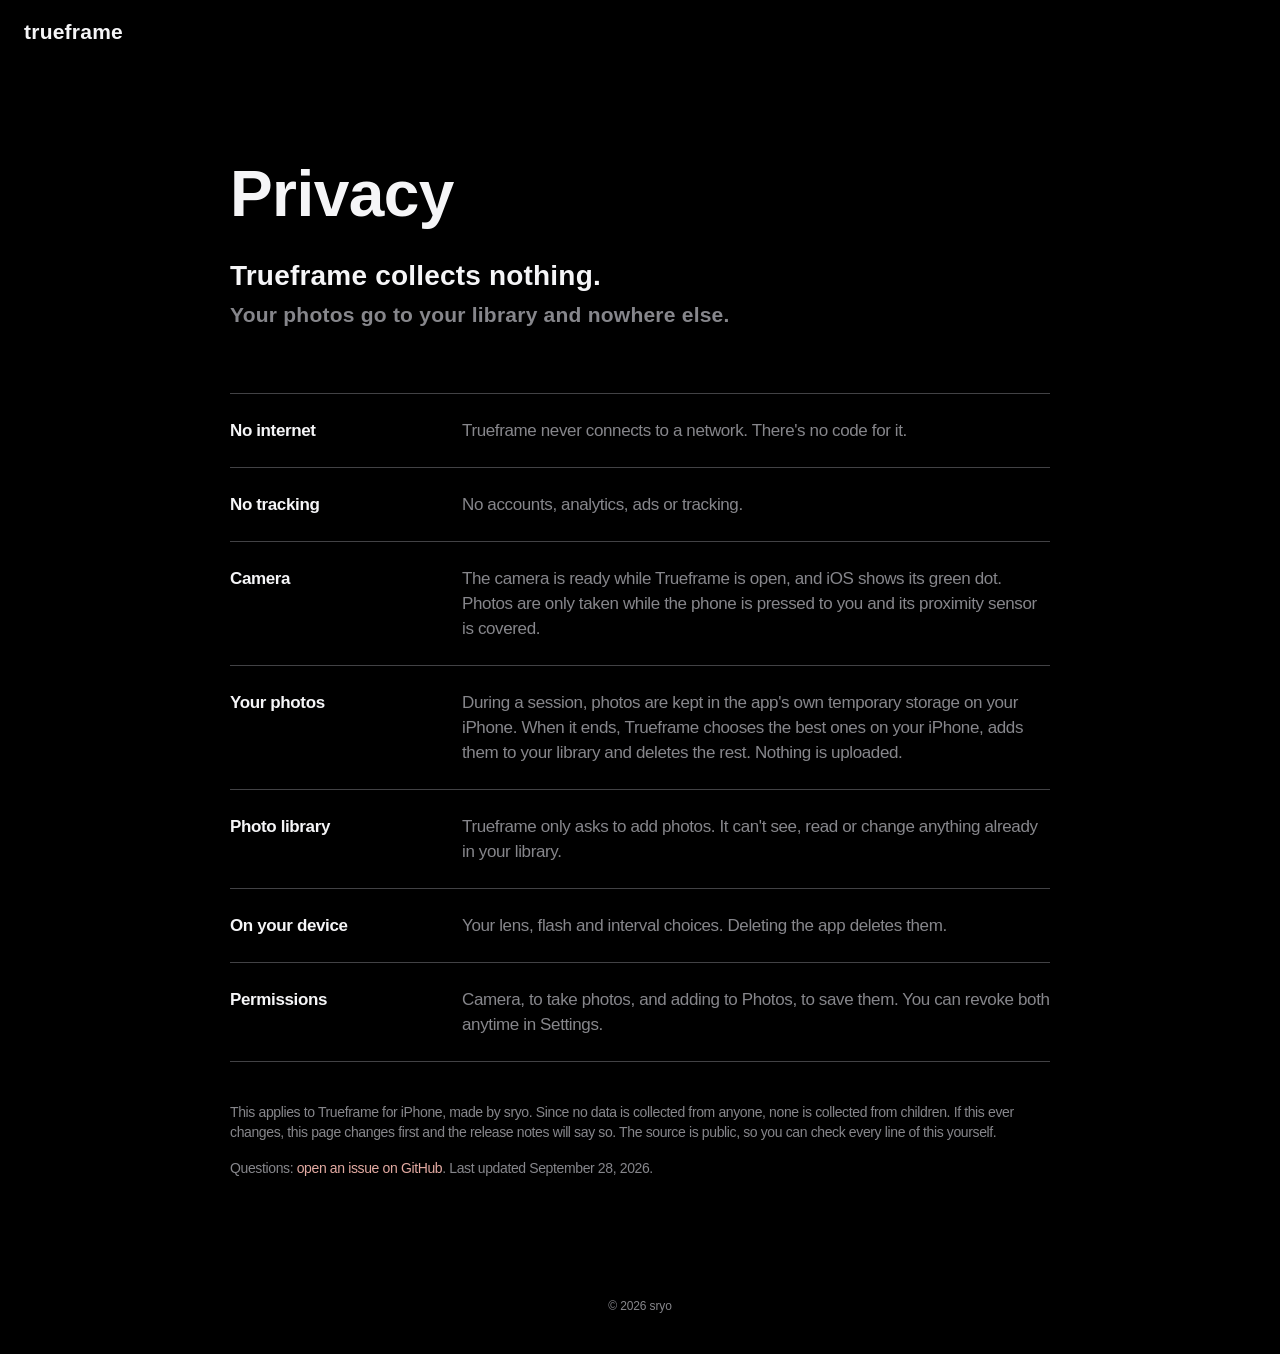
<file: privacy.html>
<!DOCTYPE html>
<html lang="en">
<head>
  <meta charset="UTF-8">
  <meta name="viewport" content="width=device-width, initial-scale=1.0, viewport-fit=cover">
  <title>Privacy · trueframe</title>
  <meta name="description" content="Trueframe collects nothing. Your photos go to your library and nowhere else.">
  <meta name="theme-color" content="#000000">
  <link rel="icon" type="image/png" href="assets/icon.png">
  <link rel="apple-touch-icon" href="assets/icon.png">
  <link rel="stylesheet" href="site.css">
  <style>
    .policy { max-width: 820px; padding: 160px 0 120px; }
    .policy__lead { margin-top: 32px; font-size: 28px; line-height: 1.1429; letter-spacing: 0.007em; font-weight: 600; }
    .policy__sub { margin-top: 8px; font-size: 21px; line-height: 1.381; letter-spacing: 0.011em; font-weight: 600; color: var(--ink-2-on-dark); }

    .points { margin-top: 64px; border-top: 1px solid var(--keyline-dark); }
    .point { display: grid; grid-template-columns: 13rem 1fr; gap: 24px; padding: 24px 0; border-bottom: 1px solid var(--keyline-dark); }
    .point h2 { font-size: 17px; line-height: 1.4706; font-weight: 600; }
    .point p { color: var(--ink-2-on-dark); }

    .closing { display: grid; gap: 16px; margin-top: 40px; font-size: 14px; line-height: 1.43; color: var(--ink-2-on-dark); }

    @media (max-width: 734px) {
      .policy { padding: 112px 0 88px; }
      .policy__lead { font-size: 21px; }
      .policy__sub { font-size: 17px; }
      .point { grid-template-columns: 1fr; gap: 4px; }
    }
  </style>
</head>
<body>

  <a class="wordmark" href="./">trueframe</a>

  <main class="viewport policy">
    <header class="policy__intro">
      <h1 class="headline headline--md">Privacy</h1>
      <p class="policy__lead">Trueframe collects nothing.</p>
      <p class="policy__sub">Your photos go to your library and nowhere else.</p>
    </header>

    <div class="points">
      <section class="point">
        <h2>No internet</h2>
        <p>Trueframe never connects to a network. There's no code for it.</p>
      </section>
      <section class="point">
        <h2>No tracking</h2>
        <p>No accounts, analytics, ads or tracking.</p>
      </section>
      <section class="point">
        <h2>Camera</h2>
        <p>The camera is ready while Trueframe is open, and iOS shows its green dot. Photos are only taken while the phone is pressed to you and its proximity sensor is covered.</p>
      </section>
      <section class="point">
        <h2>Your photos</h2>
        <p>During a session, photos are kept in the app's own temporary storage on your iPhone. When it ends, Trueframe chooses the best ones on your iPhone, adds them to your library and deletes the rest. Nothing is uploaded.</p>
      </section>
      <section class="point">
        <h2>Photo library</h2>
        <p>Trueframe only asks to add photos. It can't see, read or change anything already in your library.</p>
      </section>
      <section class="point">
        <h2>On your device</h2>
        <p>Your lens, flash and interval choices. Deleting the app deletes them.</p>
      </section>
      <section class="point">
        <h2>Permissions</h2>
        <p>Camera, to take photos, and adding to Photos, to save them. You can revoke both anytime in Settings.</p>
      </section>
    </div>

    <div class="closing">
      <p>This applies to Trueframe for iPhone, made by sryo. Since no data is collected from anyone, none is collected from children. If this ever changes, this page changes first and the release notes will say so. The source is public, so you can check every line of this yourself.</p>
      <p>Questions: <a href="https://github.com/sryo/Trueframe/issues">open an issue on GitHub</a>. Last updated September 28, 2026.</p>
    </div>
  </main>

  <footer class="footer">
    <div class="viewport">
      <p>© 2026 sryo</p>
    </div>
  </footer>
</body>
</html>
</file>
<file: site.css>
:root {
  --black: #000;
  --white: #fff;

  --ink-on-dark: #f5f5f7;
  --ink-2-on-dark: #86868b;

  /* The app icon's clay: #C08781 over #95635B, with #330100 for the frame. */
  --clay: #c08781;
  --clay-deep: #95635b;
  --clay-link-dark: #e3aaa2;
  --clay-button: #9a5a52;
  --clay-button-hover: #a8645c;
  --clay-button-active: #8e5048;

  --keyline-dark: #424245;

  --content-max: 1260px;
  --section-pad: 144px;
  --section-pad-bottom: 176px;
  --ease: cubic-bezier(0.45, 0, 0.55, 1);

  --font: -apple-system, BlinkMacSystemFont, "SF Pro Display", "SF Pro Text", "Helvetica Neue", Helvetica, Arial, sans-serif;
}

@media (max-width: 1068px) {
  :root { --section-pad: 120px; --section-pad-bottom: 144px; }
}
@media (max-width: 734px) {
  :root { --section-pad: 88px; --section-pad-bottom: 112px; }
}

*, *::before, *::after { margin: 0; padding: 0; box-sizing: border-box; }

html { background: var(--black); scroll-behavior: smooth; scroll-padding-top: 76px; }

body {
  font-family: var(--font);
  font-size: 17px;
  line-height: 1.4706;
  letter-spacing: -0.022em;
  font-synthesis: none;
  -webkit-font-smoothing: antialiased;
  -moz-osx-font-smoothing: grayscale;
  background: var(--black);
  color: var(--ink-on-dark);
}

img, svg, canvas { display: block; }
button { font: inherit; color: inherit; }

a { color: var(--clay-link-dark); text-decoration: none; }
a:hover { text-decoration: underline; }
:focus-visible { outline: 2px solid var(--clay); outline-offset: 3px; border-radius: 4px; }

.viewport { width: 87.5%; max-width: var(--content-max); margin-inline: auto; }
@media (max-width: 734px) {
  .viewport { width: auto; margin-inline: 16px; }
}

.theme-dark { background: var(--black); color: var(--ink-on-dark); }

/* Wordmark */

.wordmark {
  position: absolute;
  top: 20px;
  left: 24px;
  z-index: 10;
  font-size: 21px;
  line-height: 1.19;
  letter-spacing: 0.011em;
  font-weight: 600;
  color: var(--ink-on-dark);
  text-shadow: 0 1px 12px rgba(0, 0, 0, 0.35);
}
.wordmark:hover { text-decoration: none; }
@media (max-width: 734px) {
  .wordmark { top: 16px; left: 16px; font-size: 19px; }
}

/* Buttons and links */

.button {
  display: inline-flex;
  align-items: center;
  justify-content: center;
  min-width: 60px;
  padding: 12px 24px;
  border-radius: 980px;
  border: 1px solid transparent;
  background: var(--clay-button);
  color: var(--white);
  font-size: 17px;
  line-height: 1.1765;
  letter-spacing: -0.022em;
  transition: background 0.2s ease;
}
.button:hover { background: var(--clay-button-hover); text-decoration: none; }
.button:active { background: var(--clay-button-active); }

.link-more { font-size: 17px; white-space: nowrap; }
.link-more::after { content: "\00a0\203A"; }

/* Type */

.headline {
  font-size: 96px;
  line-height: 1.0417;
  letter-spacing: -0.015em;
  font-weight: 600;
}
.headline--md { font-size: 64px; line-height: 1.0625; letter-spacing: -0.009em; }

@media (max-width: 1068px) {
  .headline { font-size: 64px; line-height: 1.0625; letter-spacing: -0.009em; }
  .headline--md { font-size: 48px; line-height: 1.0835; letter-spacing: -0.003em; }
}
@media (max-width: 734px) {
  .headline { font-size: 40px; line-height: 1.1; letter-spacing: 0; }
  .headline--md { font-size: 36px; line-height: 1.11; }
}

.section { padding-block: var(--section-pad) var(--section-pad-bottom); overflow: clip; }

/* Reveal on scroll */

[data-reveal] {
  opacity: 0;
  transform: translateY(30px);
  transition: opacity 0.9s var(--ease), transform 0.7s var(--ease);
}
.is-in[data-reveal], .is-in [data-reveal] { opacity: 1; transform: none; }
@media (prefers-reduced-motion: reduce) {
  [data-reveal] { transform: none; transition: opacity 0.6s ease; }
}

/* Footer */

.footer {
  padding: 0 0 40px;
  text-align: center;
  font-size: 12px;
  line-height: 1.3334;
  letter-spacing: -0.01em;
  color: var(--ink-2-on-dark);
}
</file>
